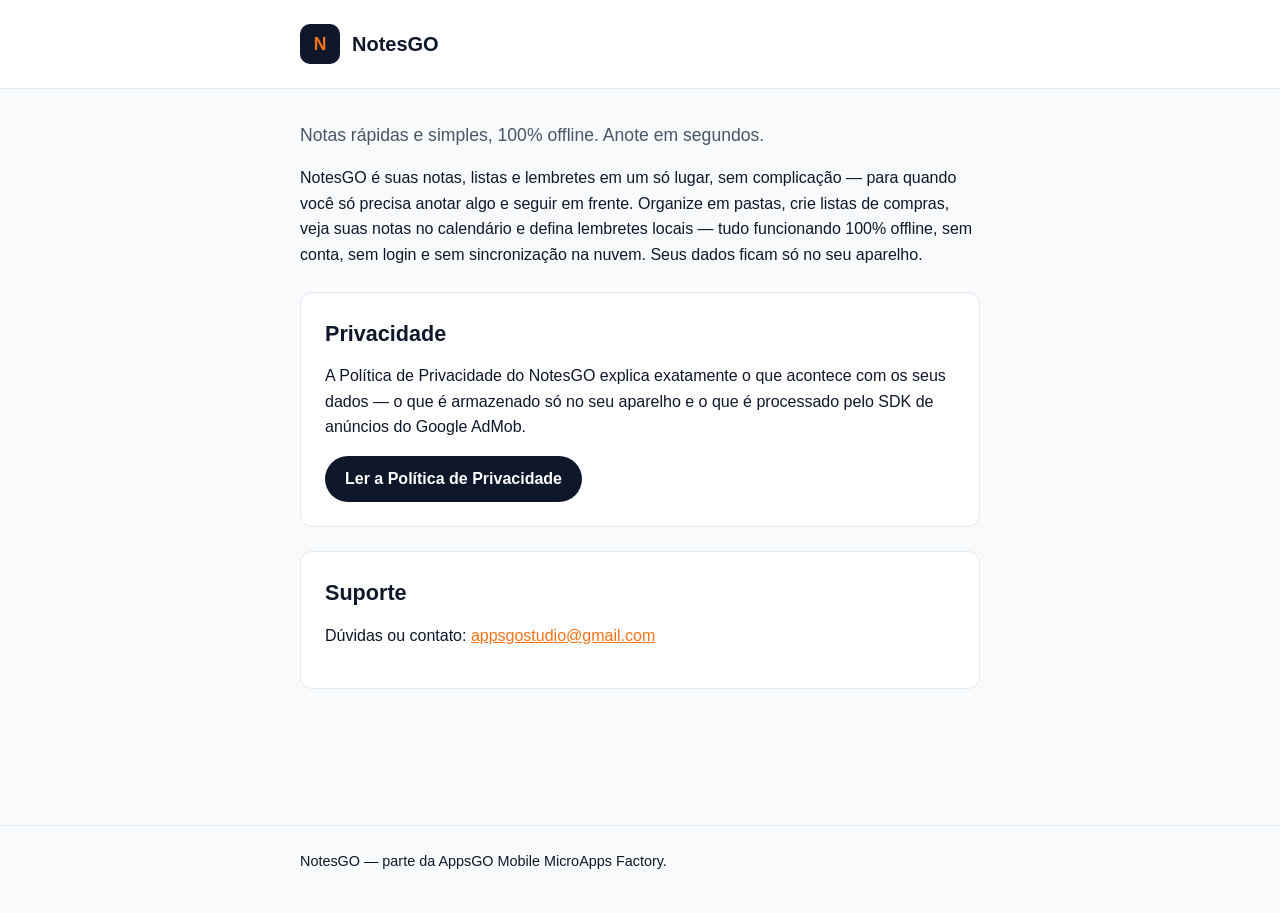
<file: index.html>
<!DOCTYPE html>
<html lang="pt-BR">
<head>
  <meta charset="UTF-8">
  <meta name="viewport" content="width=device-width, initial-scale=1.0">
  <title>NotesGO</title>
  <meta name="description" content="NotesGO — notas, listas e lembretes em um só lugar, 100% offline.">
  <link rel="stylesheet" href="style.css">
</head>
<body>
  <header class="site-header">
    <div class="header-inner">
      <span class="logo-mark" aria-hidden="true">N</span>
      <h1>NotesGO</h1>
    </div>
  </header>

  <main>
    <p class="lede">Notas rápidas e simples, 100% offline. Anote em segundos.</p>

    <p>
      NotesGO é suas notas, listas e lembretes em um só lugar, sem complicação — para quando você
      só precisa anotar algo e seguir em frente. Organize em pastas, crie listas de compras, veja
      suas notas no calendário e defina lembretes locais — tudo funcionando 100% offline, sem
      conta, sem login e sem sincronização na nuvem. Seus dados ficam só no seu aparelho.
    </p>

    <div class="card">
      <h2>Privacidade</h2>
      <p>
        A Política de Privacidade do NotesGO explica exatamente o que acontece com os seus dados
        — o que é armazenado só no seu aparelho e o que é processado pelo SDK de anúncios do
        Google AdMob.
      </p>
      <a class="button" href="privacy-policy.html">Ler a Política de Privacidade</a>
    </div>

    <div class="card">
      <h2>Suporte</h2>
      <p>
        Dúvidas ou contato: <a href="mailto:appsgostudio@gmail.com">appsgostudio@gmail.com</a>
      </p>
    </div>
  </main>

  <footer class="site-footer">
    <div class="footer-inner">
      <p>NotesGO — parte da AppsGO Mobile MicroApps Factory.</p>
    </div>
  </footer>
</body>
</html>
</file>
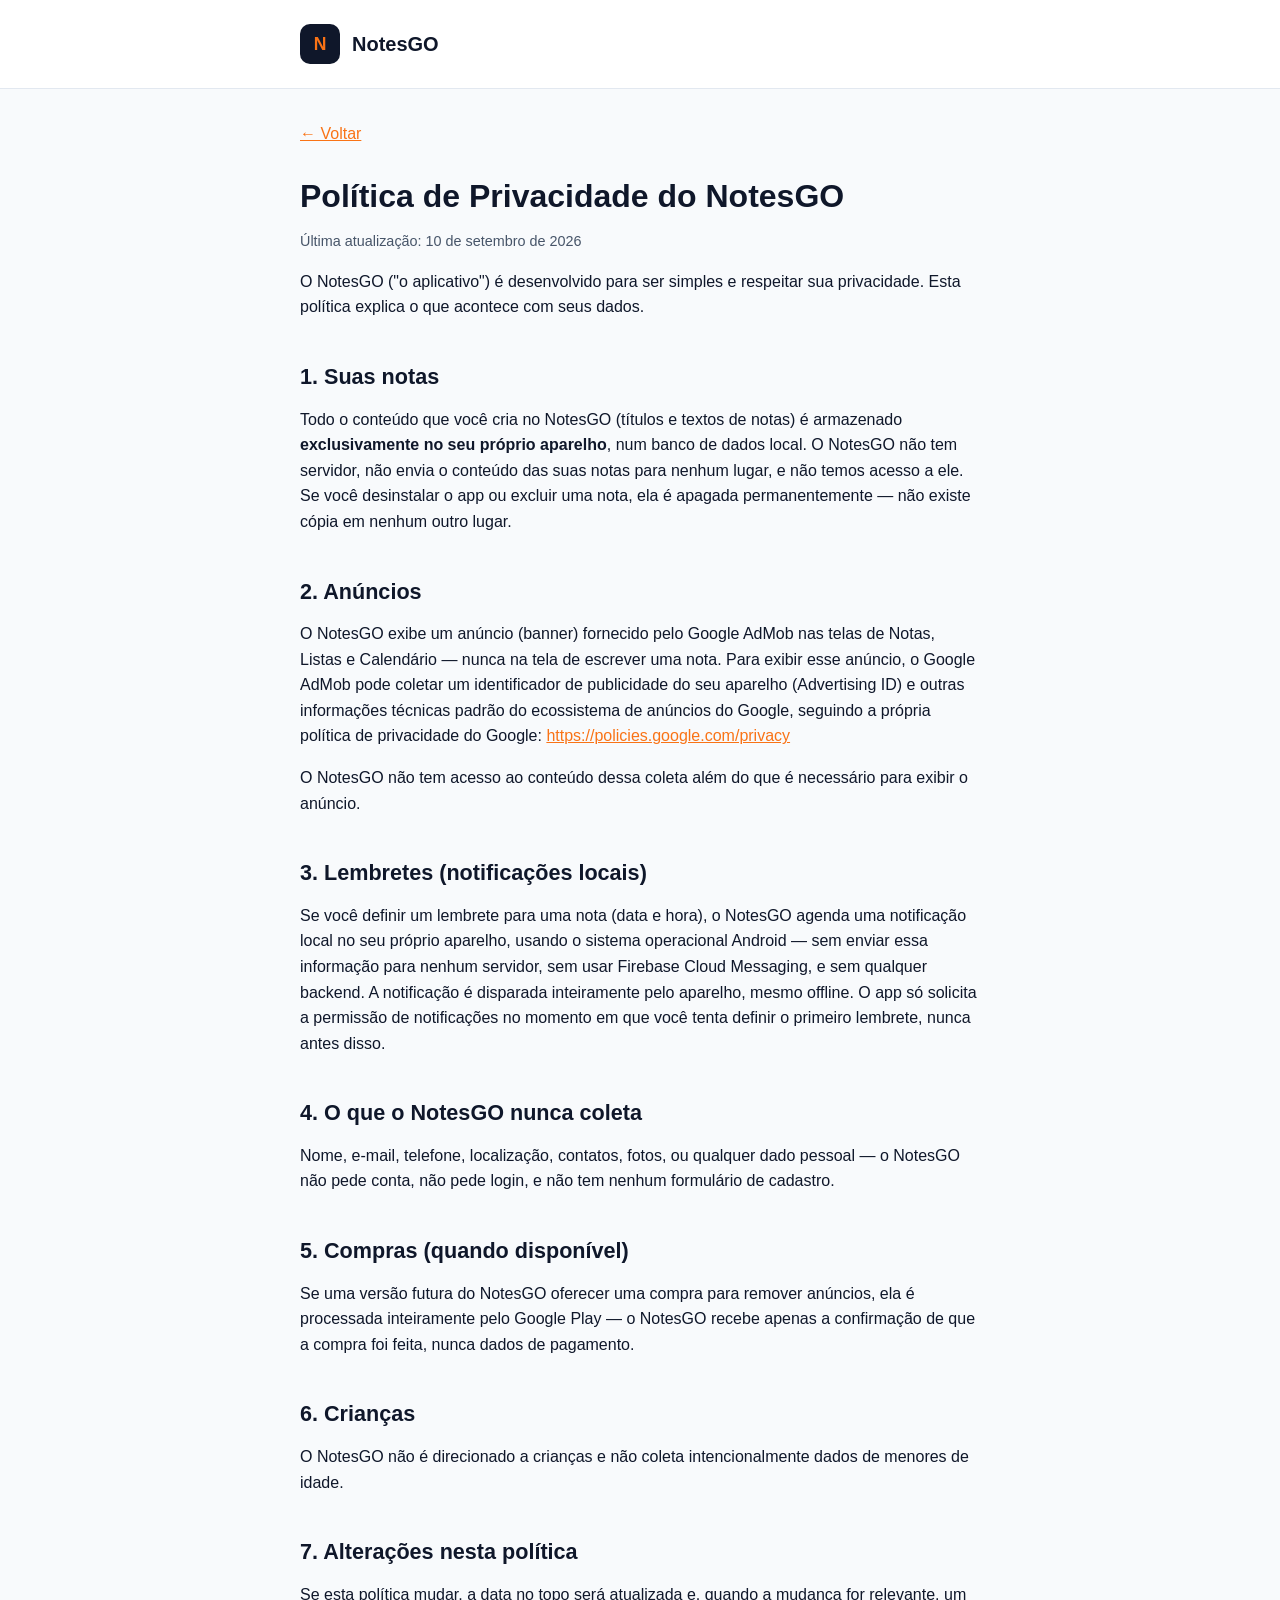
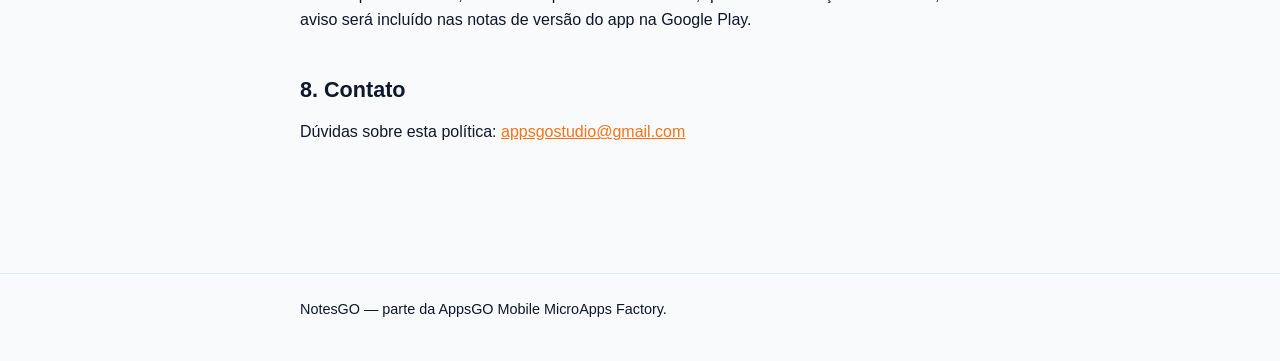
<file: privacy-policy.html>
<!DOCTYPE html>
<html lang="pt-BR">
<head>
  <meta charset="UTF-8">
  <meta name="viewport" content="width=device-width, initial-scale=1.0">
  <title>Política de Privacidade — NotesGO</title>
  <meta name="description" content="Política de Privacidade oficial do NotesGO.">
  <link rel="stylesheet" href="style.css">
</head>
<body>
  <header class="site-header">
    <div class="header-inner">
      <span class="logo-mark" aria-hidden="true">N</span>
      <h1>NotesGO</h1>
    </div>
  </header>

  <main>
    <a class="back-link" href="index.html">&larr; Voltar</a>

    <h1>Política de Privacidade do NotesGO</h1>
    <p class="updated">Última atualização: 10 de setembro de 2026</p>

    <p>
      O NotesGO ("o aplicativo") é desenvolvido para ser simples e respeitar sua privacidade. Esta
      política explica o que acontece com seus dados.
    </p>

    <h2>1. Suas notas</h2>
    <p>
      Todo o conteúdo que você cria no NotesGO (títulos e textos de notas) é armazenado
      <strong>exclusivamente no seu próprio aparelho</strong>, num banco de dados local. O NotesGO
      não tem servidor, não envia o conteúdo das suas notas para nenhum lugar, e não temos acesso
      a ele. Se você desinstalar o app ou excluir uma nota, ela é apagada permanentemente — não
      existe cópia em nenhum outro lugar.
    </p>

    <h2>2. Anúncios</h2>
    <p>
      O NotesGO exibe um anúncio (banner) fornecido pelo Google AdMob nas telas de Notas, Listas e
      Calendário — nunca na tela de escrever uma nota. Para exibir esse anúncio, o Google AdMob
      pode coletar um identificador de publicidade do seu aparelho (Advertising ID) e outras
      informações técnicas padrão do ecossistema de anúncios do Google, seguindo a própria
      política de privacidade do Google:
      <a href="https://policies.google.com/privacy" target="_blank" rel="noopener noreferrer">https://policies.google.com/privacy</a>
    </p>
    <p>
      O NotesGO não tem acesso ao conteúdo dessa coleta além do que é necessário para exibir o
      anúncio.
    </p>

    <h2>3. Lembretes (notificações locais)</h2>
    <p>
      Se você definir um lembrete para uma nota (data e hora), o NotesGO agenda uma notificação
      local no seu próprio aparelho, usando o sistema operacional Android — sem enviar essa
      informação para nenhum servidor, sem usar Firebase Cloud Messaging, e sem qualquer backend.
      A notificação é disparada inteiramente pelo aparelho, mesmo offline. O app só solicita a
      permissão de notificações no momento em que você tenta definir o primeiro lembrete, nunca
      antes disso.
    </p>

    <h2>4. O que o NotesGO nunca coleta</h2>
    <p>
      Nome, e-mail, telefone, localização, contatos, fotos, ou qualquer dado pessoal — o NotesGO
      não pede conta, não pede login, e não tem nenhum formulário de cadastro.
    </p>

    <h2>5. Compras (quando disponível)</h2>
    <p>
      Se uma versão futura do NotesGO oferecer uma compra para remover anúncios, ela é processada
      inteiramente pelo Google Play — o NotesGO recebe apenas a confirmação de que a compra foi
      feita, nunca dados de pagamento.
    </p>

    <h2>6. Crianças</h2>
    <p>
      O NotesGO não é direcionado a crianças e não coleta intencionalmente dados de menores de
      idade.
    </p>

    <h2>7. Alterações nesta política</h2>
    <p>
      Se esta política mudar, a data no topo será atualizada e, quando a mudança for relevante, um
      aviso será incluído nas notas de versão do app na Google Play.
    </p>

    <h2>8. Contato</h2>
    <p>Dúvidas sobre esta política: <a href="mailto:appsgostudio@gmail.com">appsgostudio@gmail.com</a></p>
  </main>

  <footer class="site-footer">
    <div class="footer-inner">
      <p>NotesGO — parte da AppsGO Mobile MicroApps Factory.</p>
    </div>
  </footer>
</body>
</html>
</file>
<file: style.css>
:root {
  --bg: #f8fafc;
  --surface: #ffffff;
  --text: #0f172a;
  --text-muted: #475569;
  --border: #e2e8f0;
  --accent: #f97316;
  --accent-ink: #14171c;
  --max-width: 720px;
}

* {
  box-sizing: border-box;
}

html {
  -webkit-text-size-adjust: 100%;
}

body {
  margin: 0;
  padding: 0;
  background: var(--bg);
  color: var(--text);
  font-family: -apple-system, BlinkMacSystemFont, "Segoe UI", Roboto, Helvetica, Arial, sans-serif;
  line-height: 1.6;
}

header.site-header {
  border-bottom: 1px solid var(--border);
  background: var(--surface);
}

.site-header .header-inner {
  max-width: var(--max-width);
  margin: 0 auto;
  padding: 1.5rem 1.25rem;
  display: flex;
  align-items: center;
  gap: 0.75rem;
}

.logo-mark {
  display: inline-flex;
  align-items: center;
  justify-content: center;
  width: 40px;
  height: 40px;
  border-radius: 10px;
  background: var(--text);
  color: var(--accent);
  font-weight: 700;
  font-size: 1.1rem;
  flex-shrink: 0;
}

.site-header h1 {
  font-size: 1.25rem;
  margin: 0;
}

main {
  max-width: var(--max-width);
  margin: 0 auto;
  padding: 2rem 1.25rem 4rem;
}

h1 {
  font-size: 2rem;
  margin: 0 0 0.5rem;
}

h2 {
  font-size: 1.35rem;
  margin: 2.5rem 0 0.75rem;
}

h3 {
  font-size: 1.1rem;
  margin: 1.75rem 0 0.5rem;
}

p {
  margin: 0 0 1rem;
  color: var(--text);
}

.lede {
  font-size: 1.1rem;
  color: var(--text-muted);
}

.card {
  background: var(--surface);
  border: 1px solid var(--border);
  border-radius: 12px;
  padding: 1.5rem;
  margin: 1.5rem 0;
}

.card h2 {
  margin-top: 0;
}

a {
  color: var(--accent);
  text-decoration: underline;
}

a:hover {
  opacity: 0.85;
}

.button {
  display: inline-block;
  background: var(--text);
  color: #ffffff;
  padding: 0.65rem 1.25rem;
  border-radius: 999px;
  text-decoration: none;
  font-weight: 600;
}

.button:hover {
  opacity: 0.9;
}

.pending {
  color: var(--text-muted);
  font-style: italic;
}

.updated {
  color: var(--text-muted);
  font-size: 0.9rem;
}

.back-link {
  display: inline-block;
  margin-bottom: 1.5rem;
}

ul {
  padding-left: 1.25rem;
}

li {
  margin-bottom: 0.4rem;
}

footer.site-footer {
  border-top: 1px solid var(--border);
  margin-top: 3rem;
}

.site-footer .footer-inner {
  max-width: var(--max-width);
  margin: 0 auto;
  padding: 1.5rem 1.25rem;
  color: var(--text-muted);
  font-size: 0.9rem;
}

@media (max-width: 480px) {
  h1 {
    font-size: 1.6rem;
  }

  .card {
    padding: 1.15rem;
  }
}
</file>
